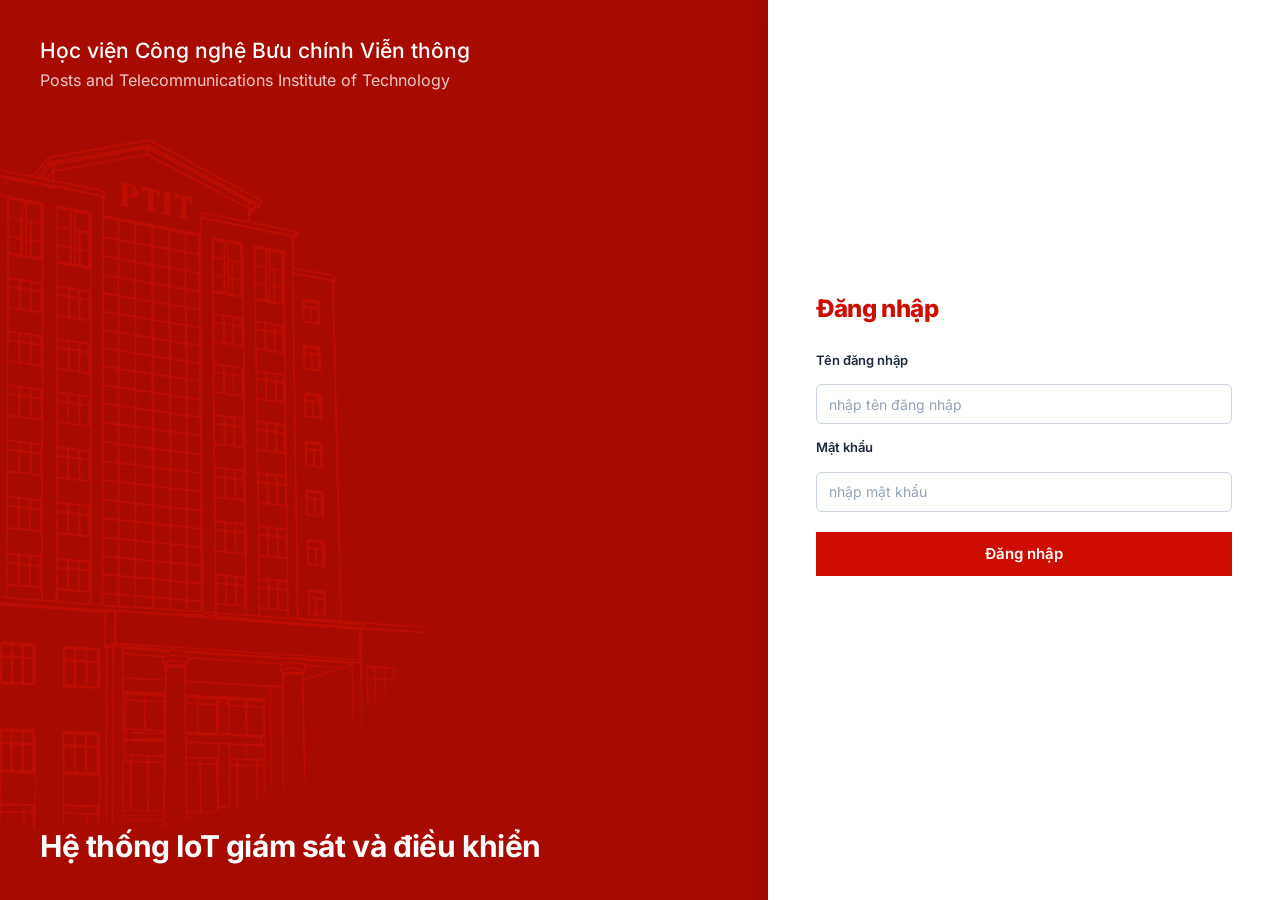
<file: src/index.html>
<!DOCTYPE html>
<html lang="vi">
<head>
    <meta charset="UTF-8">
    <meta name="viewport" content="width=device-width, initial-scale=1.0">
    <link rel="stylesheet" href="./assets/css/fonts.css">
    <link rel="stylesheet" href="./assets/css/common.css">
    <link rel="stylesheet" href="./assets/css/login.css">
    <title>Đăng nhập - Hệ thống IoT</title>
</head>
<body>
    <div class="wrap-all login-split">

        <!-- Panel thuong hieu ben trai -->
        <aside class="login-brand">
            <div class="login-brand-inner">
                <div class="brand-text">
                    <span class="brand-name-vi">Học viện Công nghệ Bưu chính Viễn thông</span>
                    <span class="brand-name-en">Posts and Telecommunications Institute of Technology</span>
                </div>
            </div>

            <div class="login-brand-caption">
                <strong>Hệ thống IoT giám sát và điều khiển</strong>
            </div>
        </aside>

        <!-- Form dang nhap -->
        <main class="login-panel">
            <form class="login-form" novalidate>
                <header class="login-header">
                    <div class="login-header-text">
                        <h1>Đăng nhập</h1>
                    </div>
                </header>

                <div class="form-group w-90">
                    <label for="username">Tên đăng nhập</label>
                    <input type="text" id="username" placeholder="nhập tên đăng nhập" required
                           autocomplete="username" class="pd-10 h-40 mg-top input-form">
                </div>

                <div class="form-group w-90">
                    <label for="password">Mật khẩu</label>
                    <input type="password" id="password" placeholder="nhập mật khẩu" required
                           autocomplete="current-password" class="pd-10 h-40 mg-top input-form">
                </div>

                <button type="submit" class="submit-btn input-form">Đăng nhập</button>

                <div class="false-status" role="alert"></div>
            </form>
        </main>

    </div>
</body>
<script src="./assets/js/core.js"></script>
</html>
</file>
<file: src/assets/css/fonts.css>
@font-face {
  font-family: 'Inter';
  font-style: normal;
  font-weight: 400;
  font-display: swap;
  src: url(../fonts/inter-400-vietnamese.woff2) format('woff2');
  unicode-range: U+0102-0103, U+0110-0111, U+0128-0129, U+0168-0169, U+01A0-01A1, U+01AF-01B0, U+0300-0301, U+0303-0304, U+0308-0309, U+0323, U+0329, U+1EA0-1EF9, U+20AB;
}


@font-face {
  font-family: 'Inter';
  font-style: normal;
  font-weight: 400;
  font-display: swap;
  src: url(../fonts/inter-400-latin-ext.woff2) format('woff2');
  unicode-range: U+0100-02BA, U+02BD-02C5, U+02C7-02CC, U+02CE-02D7, U+02DD-02FF, U+0304, U+0308, U+0329, U+1D00-1DBF, U+1E00-1E9F, U+1EF2-1EFF, U+2020, U+20A0-20AB, U+20AD-20C0, U+2113, U+2C60-2C7F, U+A720-A7FF;
}


@font-face {
  font-family: 'Inter';
  font-style: normal;
  font-weight: 400;
  font-display: swap;
  src: url(../fonts/inter-400-latin.woff2) format('woff2');
  unicode-range: U+0000-00FF, U+0131, U+0152-0153, U+02BB-02BC, U+02C6, U+02DA, U+02DC, U+0304, U+0308, U+0329, U+2000-206F, U+20AC, U+2122, U+2191, U+2193, U+2212, U+2215, U+FEFF, U+FFFD;
}


@font-face {
  font-family: 'Inter';
  font-style: normal;
  font-weight: 500;
  font-display: swap;
  src: url(../fonts/inter-500-vietnamese.woff2) format('woff2');
  unicode-range: U+0102-0103, U+0110-0111, U+0128-0129, U+0168-0169, U+01A0-01A1, U+01AF-01B0, U+0300-0301, U+0303-0304, U+0308-0309, U+0323, U+0329, U+1EA0-1EF9, U+20AB;
}


@font-face {
  font-family: 'Inter';
  font-style: normal;
  font-weight: 500;
  font-display: swap;
  src: url(../fonts/inter-500-latin-ext.woff2) format('woff2');
  unicode-range: U+0100-02BA, U+02BD-02C5, U+02C7-02CC, U+02CE-02D7, U+02DD-02FF, U+0304, U+0308, U+0329, U+1D00-1DBF, U+1E00-1E9F, U+1EF2-1EFF, U+2020, U+20A0-20AB, U+20AD-20C0, U+2113, U+2C60-2C7F, U+A720-A7FF;
}


@font-face {
  font-family: 'Inter';
  font-style: normal;
  font-weight: 500;
  font-display: swap;
  src: url(../fonts/inter-500-latin.woff2) format('woff2');
  unicode-range: U+0000-00FF, U+0131, U+0152-0153, U+02BB-02BC, U+02C6, U+02DA, U+02DC, U+0304, U+0308, U+0329, U+2000-206F, U+20AC, U+2122, U+2191, U+2193, U+2212, U+2215, U+FEFF, U+FFFD;
}


@font-face {
  font-family: 'Inter';
  font-style: normal;
  font-weight: 600;
  font-display: swap;
  src: url(../fonts/inter-600-vietnamese.woff2) format('woff2');
  unicode-range: U+0102-0103, U+0110-0111, U+0128-0129, U+0168-0169, U+01A0-01A1, U+01AF-01B0, U+0300-0301, U+0303-0304, U+0308-0309, U+0323, U+0329, U+1EA0-1EF9, U+20AB;
}


@font-face {
  font-family: 'Inter';
  font-style: normal;
  font-weight: 600;
  font-display: swap;
  src: url(../fonts/inter-600-latin-ext.woff2) format('woff2');
  unicode-range: U+0100-02BA, U+02BD-02C5, U+02C7-02CC, U+02CE-02D7, U+02DD-02FF, U+0304, U+0308, U+0329, U+1D00-1DBF, U+1E00-1E9F, U+1EF2-1EFF, U+2020, U+20A0-20AB, U+20AD-20C0, U+2113, U+2C60-2C7F, U+A720-A7FF;
}


@font-face {
  font-family: 'Inter';
  font-style: normal;
  font-weight: 600;
  font-display: swap;
  src: url(../fonts/inter-600-latin.woff2) format('woff2');
  unicode-range: U+0000-00FF, U+0131, U+0152-0153, U+02BB-02BC, U+02C6, U+02DA, U+02DC, U+0304, U+0308, U+0329, U+2000-206F, U+20AC, U+2122, U+2191, U+2193, U+2212, U+2215, U+FEFF, U+FFFD;
}


@font-face {
  font-family: 'Inter';
  font-style: normal;
  font-weight: 700;
  font-display: swap;
  src: url(../fonts/inter-700-vietnamese.woff2) format('woff2');
  unicode-range: U+0102-0103, U+0110-0111, U+0128-0129, U+0168-0169, U+01A0-01A1, U+01AF-01B0, U+0300-0301, U+0303-0304, U+0308-0309, U+0323, U+0329, U+1EA0-1EF9, U+20AB;
}


@font-face {
  font-family: 'Inter';
  font-style: normal;
  font-weight: 700;
  font-display: swap;
  src: url(../fonts/inter-700-latin-ext.woff2) format('woff2');
  unicode-range: U+0100-02BA, U+02BD-02C5, U+02C7-02CC, U+02CE-02D7, U+02DD-02FF, U+0304, U+0308, U+0329, U+1D00-1DBF, U+1E00-1E9F, U+1EF2-1EFF, U+2020, U+20A0-20AB, U+20AD-20C0, U+2113, U+2C60-2C7F, U+A720-A7FF;
}


@font-face {
  font-family: 'Inter';
  font-style: normal;
  font-weight: 700;
  font-display: swap;
  src: url(../fonts/inter-700-latin.woff2) format('woff2');
  unicode-range: U+0000-00FF, U+0131, U+0152-0153, U+02BB-02BC, U+02C6, U+02DA, U+02DC, U+0304, U+0308, U+0329, U+2000-206F, U+20AC, U+2122, U+2191, U+2193, U+2212, U+2215, U+FEFF, U+FFFD;
}


@font-face {
  font-family: 'Inter';
  font-style: normal;
  font-weight: 800;
  font-display: swap;
  src: url(../fonts/inter-800-vietnamese.woff2) format('woff2');
  unicode-range: U+0102-0103, U+0110-0111, U+0128-0129, U+0168-0169, U+01A0-01A1, U+01AF-01B0, U+0300-0301, U+0303-0304, U+0308-0309, U+0323, U+0329, U+1EA0-1EF9, U+20AB;
}


@font-face {
  font-family: 'Inter';
  font-style: normal;
  font-weight: 800;
  font-display: swap;
  src: url(../fonts/inter-800-latin-ext.woff2) format('woff2');
  unicode-range: U+0100-02BA, U+02BD-02C5, U+02C7-02CC, U+02CE-02D7, U+02DD-02FF, U+0304, U+0308, U+0329, U+1D00-1DBF, U+1E00-1E9F, U+1EF2-1EFF, U+2020, U+20A0-20AB, U+20AD-20C0, U+2113, U+2C60-2C7F, U+A720-A7FF;
}


@font-face {
  font-family: 'Inter';
  font-style: normal;
  font-weight: 800;
  font-display: swap;
  src: url(../fonts/inter-800-latin.woff2) format('woff2');
  unicode-range: U+0000-00FF, U+0131, U+0152-0153, U+02BB-02BC, U+02C6, U+02DA, U+02DC, U+0304, U+0308, U+0329, U+2000-206F, U+20AC, U+2122, U+2191, U+2193, U+2212, U+2215, U+FEFF, U+FFFD;
}
</file>
<file: src/assets/css/common.css>
* {
    box-sizing: border-box;
    font-family: var(--font-family);
}
html,
body {
    margin: 0;
    padding: 0;
}
:root {
    --color-primary: #cc0d00;
    --color-primary-hover: #b40a00;
    --color-primary-bg: #fdecec;
    
    --color-background: #f1f5f9;
    --color-surface: #ffffff;
    --color-node-bg: #f8fafc;
    
    --color-text-main: #1e293b;
    --color-text-muted: #64748b;
    --color-text-faint: #94a3b8;
    
    --color-border: #cbd5e1;
    --color-border-light: #e2e8f0;
    --color-divider: #f0f0f0;
    
    --font-family: "Inter", -apple-system, BlinkMacSystemFont, "Segoe UI",
        Roboto, Helvetica, Arial, sans-serif;
    --normal-font-size: 15px;
    
    --card-radius: 8px;
    --control-radius: 6px;
    --card-shadow: 0 1px 2px rgba(0, 0, 0, .05), 0 2px 8px rgba(0, 0, 0, .06);

    --color-success: #52c41a;
    --color-success-bg: #f6ffed;
    --color-success-text: #389e0d;
    --color-danger: #ff4d4f;
    --color-danger-bg: #fff1f0;
    --color-danger-text: #cf1322;
    --color-warning: #faad14;
    --color-warning-bg: #fffbe6;
    --color-warning-text: #d48806;
    --color-info: #1890ff;
    --color-info-bg: #e6f4ff;
    
    --color-temperature: #ff4d4f;
    --color-temperature-bg: #fff1f0;
    --color-humidity: #1890ff;
    --color-humidity-bg: #e6f4ff;
    --color-light: #faad14;
    --color-light-bg: #fffbe6;
    
    --color-progress-bg: #e2e8f0;
    --color-switch-off: #cbd5e1;
}
body {
    background: var(--color-background);
    color: var(--color-text-main);
    font-size: var(--normal-font-size);
    line-height: 1.5;
    -webkit-font-smoothing: antialiased;
}
.pd-10   { padding: 0 12px; }
.w-90    { width: 100%; }
.h-40    { height: 40px; }
.mg-top  { margin-top: 8px; }
.hidden  { display: none !important; }
.color-grey {
    color: var(--color-text-muted);
}
.color-primary {
    color: var(--color-primary);
}
input[type="text"],
input[type="password"],
select {
    border: 1px solid var(--color-border);
    border-radius: var(--control-radius);
    padding: 8px 12px;
    font-size: 14px;
    color: var(--color-text-main);
    background-color: var(--color-surface);
    width: 100%;
}
input::placeholder {
    color: var(--color-text-faint);
}
label {
    font-size: 13px;
    font-weight: 600;
    color: var(--color-text-main);
}
select {
    cursor: pointer;
    appearance: auto;
}
.badge {
    display: inline-flex;
    align-items: center;
    padding: 3px 10px;
    border-radius: 999px;
    font-size: 11px;
    font-weight: 700;
    letter-spacing: .4px;
}
.badge-online {
    color: var(--color-success-text);
    background: var(--color-success-bg);
    border: 1px solid #b7eb8f;
}
.badge-offline {
    color: var(--color-danger-text);
    background: var(--color-danger-bg);
    border: 1px solid #ffa39e;
}
.badge-unknown {
    color: var(--color-text-muted);
    background: var(--color-node-bg);
    border: 1px solid var(--color-border-light);
}
.status-badge {
    display: inline-block;
    padding: 3px 10px;
    border-radius: 6px;
    font-size: 12px;
    font-weight: 600;
}
.status-success {
    color: var(--color-success-text);
    background: var(--color-success-bg);
}
.status-failed {
    color: var(--color-danger-text);
    background: var(--color-danger-bg);
}
.status-timeout {
    color: var(--color-warning-text);
    background: var(--color-warning-bg);
}
.status-pending {
    color: var(--color-info);
    background: var(--color-info-bg);
}
.toast-stack {
    position: fixed;
    top: 18px;
    left: 50%;
    transform: translateX(-50%);
    z-index: 1000;
    display: flex;
    flex-direction: column;
    align-items: center;
    gap: 10px;
    pointer-events: none;
}
.toast {
    display: flex;
    align-items: center;
    gap: 10px;
    padding: 10px 18px;
    background: var(--color-surface);
    border-radius: 10px;
    box-shadow: 0 6px 16px rgba(0, 0, 0, .12), 0 0 0 1px rgba(0, 0, 0, .03);
    font-size: 14px;
    font-weight: 500;
    color: var(--color-text-main);
}
.toast::before {
    content: "";
    width: 8px;
    height: 8px;
    border-radius: 50%;
    flex-shrink: 0;
}
.toast-success::before { background: var(--color-success); }
.toast-error::before   { background: var(--color-danger); }
.toast-warning::before { background: var(--color-warning); }
.toast-info::before    { background: var(--color-info); }
::-webkit-scrollbar {
    width: 8px;
    height: 8px;
}
::-webkit-scrollbar-track {
    background: transparent;
}
::-webkit-scrollbar-thumb {
    background: #cbd5e1;
    border-radius: 10px;
}
::-webkit-scrollbar-thumb:hover {
    background: #94a3b8;
}
</file>
<file: src/assets/css/login.css>
.login-split {
    display: flex;
    min-height: 100vh;
    width: 100%;
    background: var(--color-surface);
}
.login-brand {
    flex: 1 1 60%;
    min-height: 100vh;
    background-color: #7a0a06;
    background-image:
        linear-gradient(rgba(204, 13, 0, .82), rgba(204, 13, 0, .82)),
        url("../image/background.svg");
    background-size: cover;
    background-position: center;
    display: flex;
    flex-direction: column;
    justify-content: space-between;
    padding: 34px 40px;
}
.login-brand-inner {
    display: flex;
    align-items: flex-start;
    gap: 16px;
}
.brand-text {
    display: flex;
    flex-direction: column;
    gap: 4px;
    padding-top: 2px;
}
.brand-name-vi {
    font-size: 21px;
    color: #fff;
    font-weight: 500;
    line-height: 1.4;
}
.brand-name-en {
    font-size: 16px;
    color: rgba(255, 255, 255, .78);
    font-weight: 400;
    line-height: 1.4;
}
.login-brand-caption {
    color: #fff;
}
.login-brand-caption strong {
    display: block;
    font-size: 30px;
    font-weight: 700;
    line-height: 1.3;
    letter-spacing: -.4px;
}
.login-panel {
    flex: 0 0 40%;
    min-width: 420px;
    min-height: 100vh;
    display: flex;
    flex-direction: column;
    justify-content: center;
    background: var(--color-surface);
    box-shadow: -6px 0 32px rgba(0, 0, 0, .10);
    padding: 40px 48px;
}
.login-form {
    width: 100%;
    max-width: 420px;
    margin: 0 auto;
    display: flex;
    flex-direction: column;
    gap: 14px;
}
.login-header {
    display: flex;
    align-items: center;
    gap: 12px;
    margin-bottom: 10px;
}
.login-header-text h1 {
    margin: 0;
    font-size: 24px;
    font-weight: 800;
    letter-spacing: -.4px;
    color: var(--color-primary);
}
.login-form .form-group {
    display: flex;
    flex-direction: column;
    gap: 6px;
}
.login-form .submit-btn {
    height: 44px;
    border: none;
    border-radius: 0;
    background: var(--color-primary);
    color: var(--color-surface);
    font-size: 15px;
    font-weight: 600;
    cursor: pointer;
    margin-top: 6px;
}
.login-form .submit-btn:hover {
    background: var(--color-primary-hover);
}
.login-form .submit-btn:disabled {
    opacity: .65;
    cursor: not-allowed;
}
.false-status {
    min-height: 20px;
    font-size: 13.5px;
    font-weight: 500;
    color: var(--color-danger-text);
    text-align: center;
}
@media (max-width: 992px) {
    .login-split {
        flex-direction: column;
        align-items: center;
        justify-content: center;
        padding: 20px;
        background: var(--color-background);
    }
    .login-brand {
        display: none;
    }
    .login-panel {
        flex: none;
        width: 100%;
        max-width: 460px;
        min-width: 280px;
        min-height: unset;
        margin: auto;
        border-radius: 16px;
        box-shadow: var(--card-shadow);
        padding: 32px 24px;
    }
}
</file>
